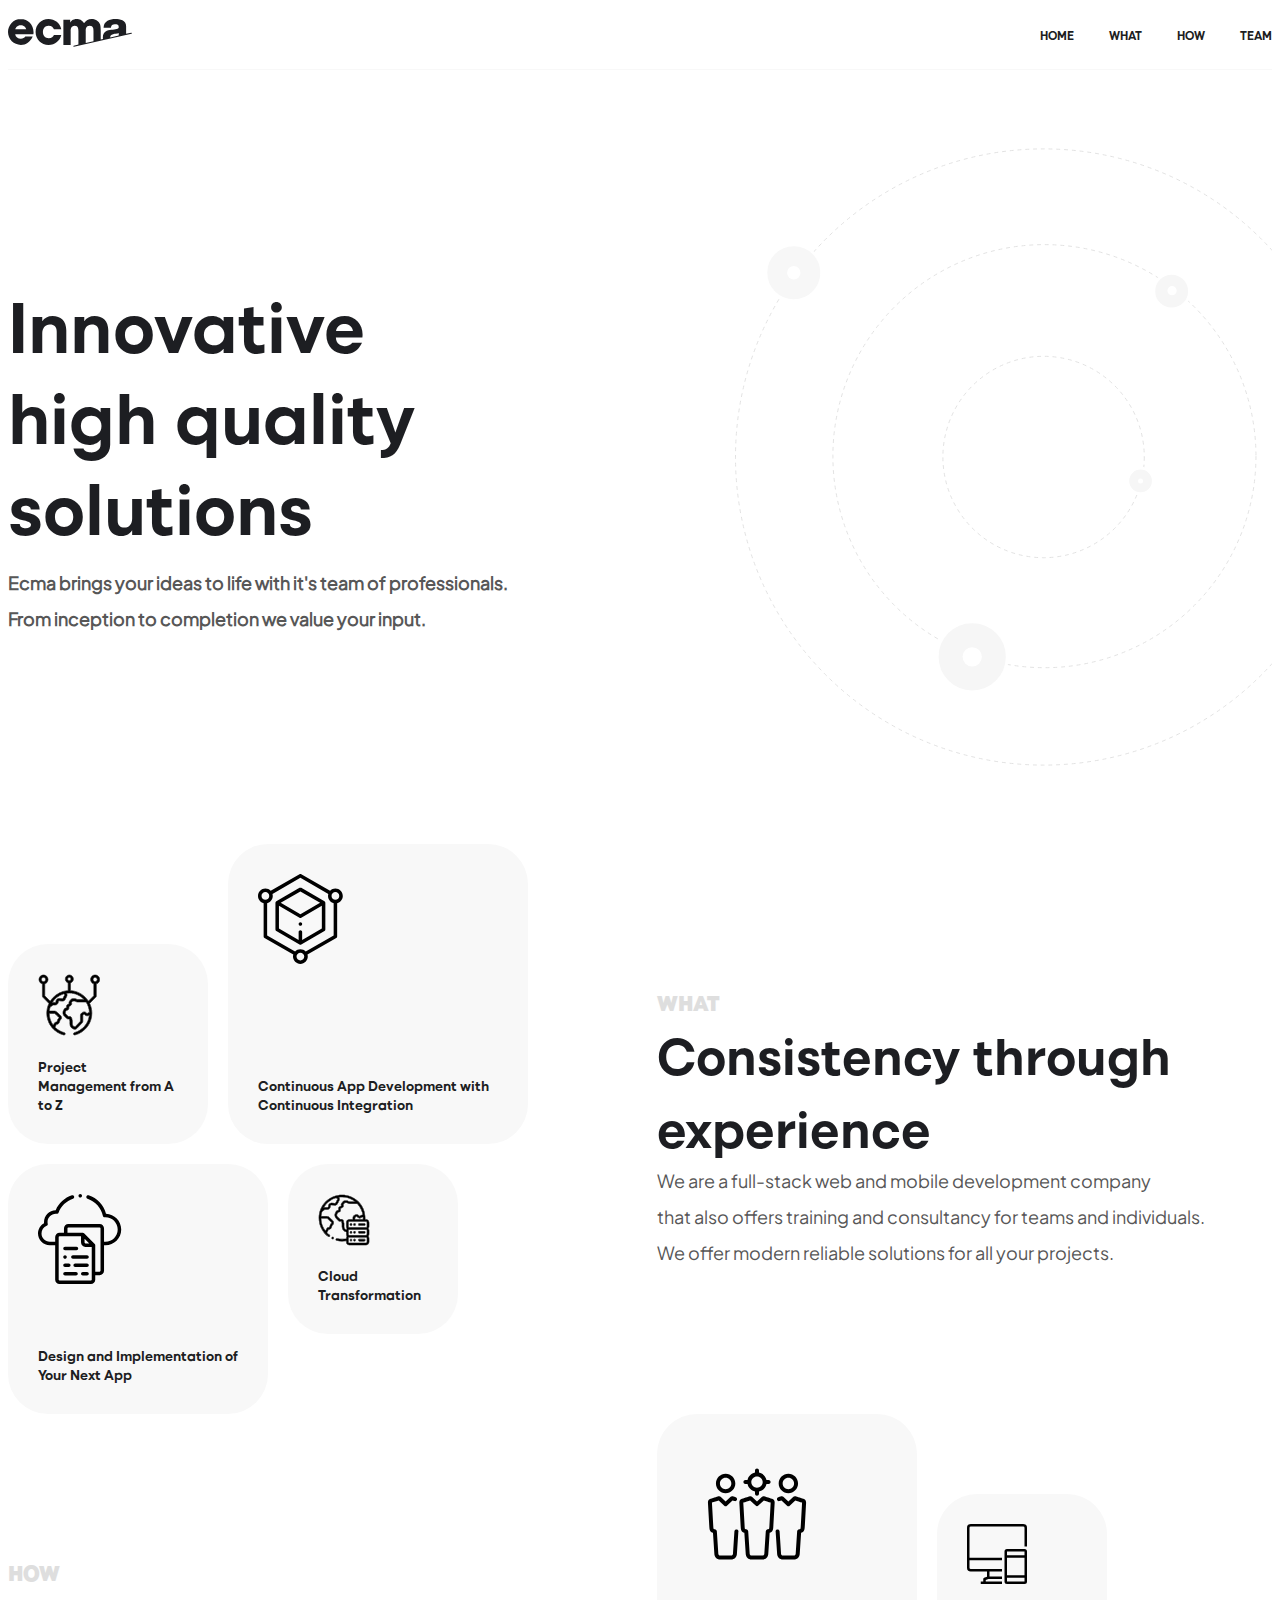
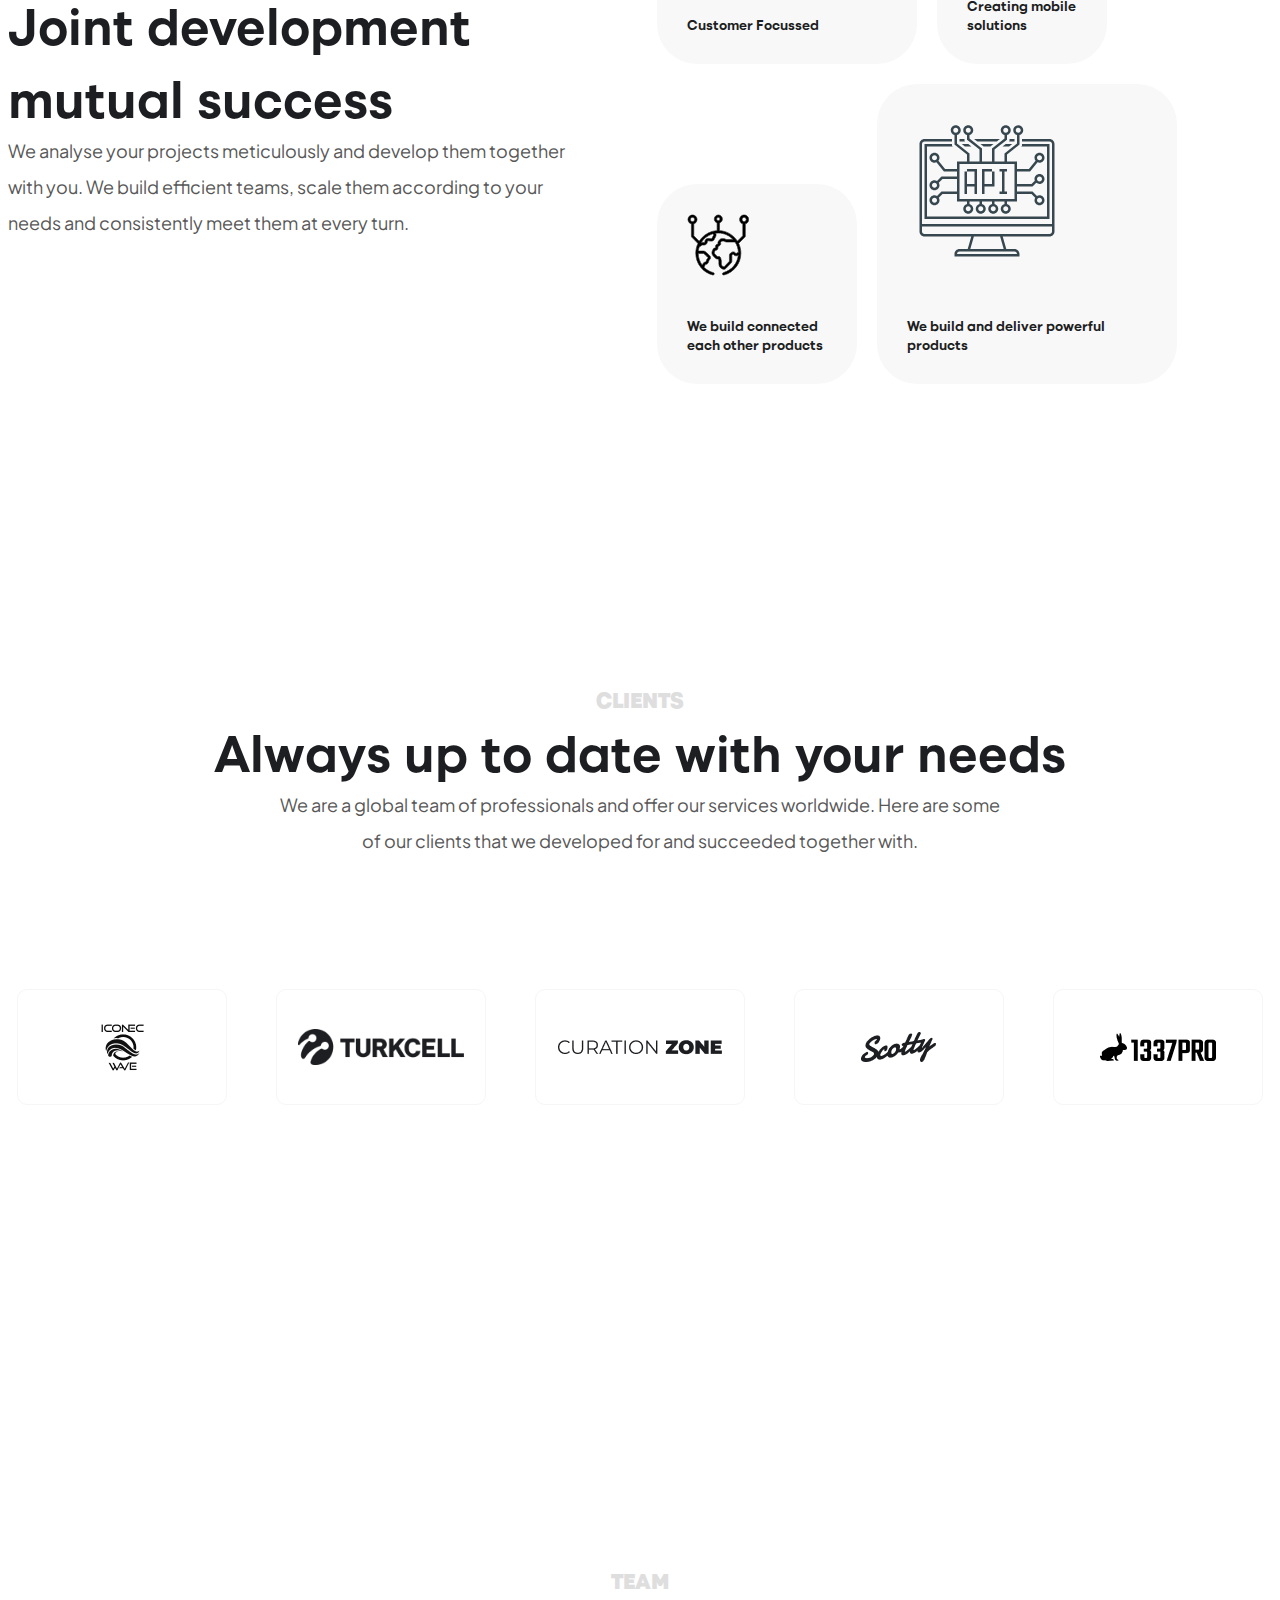
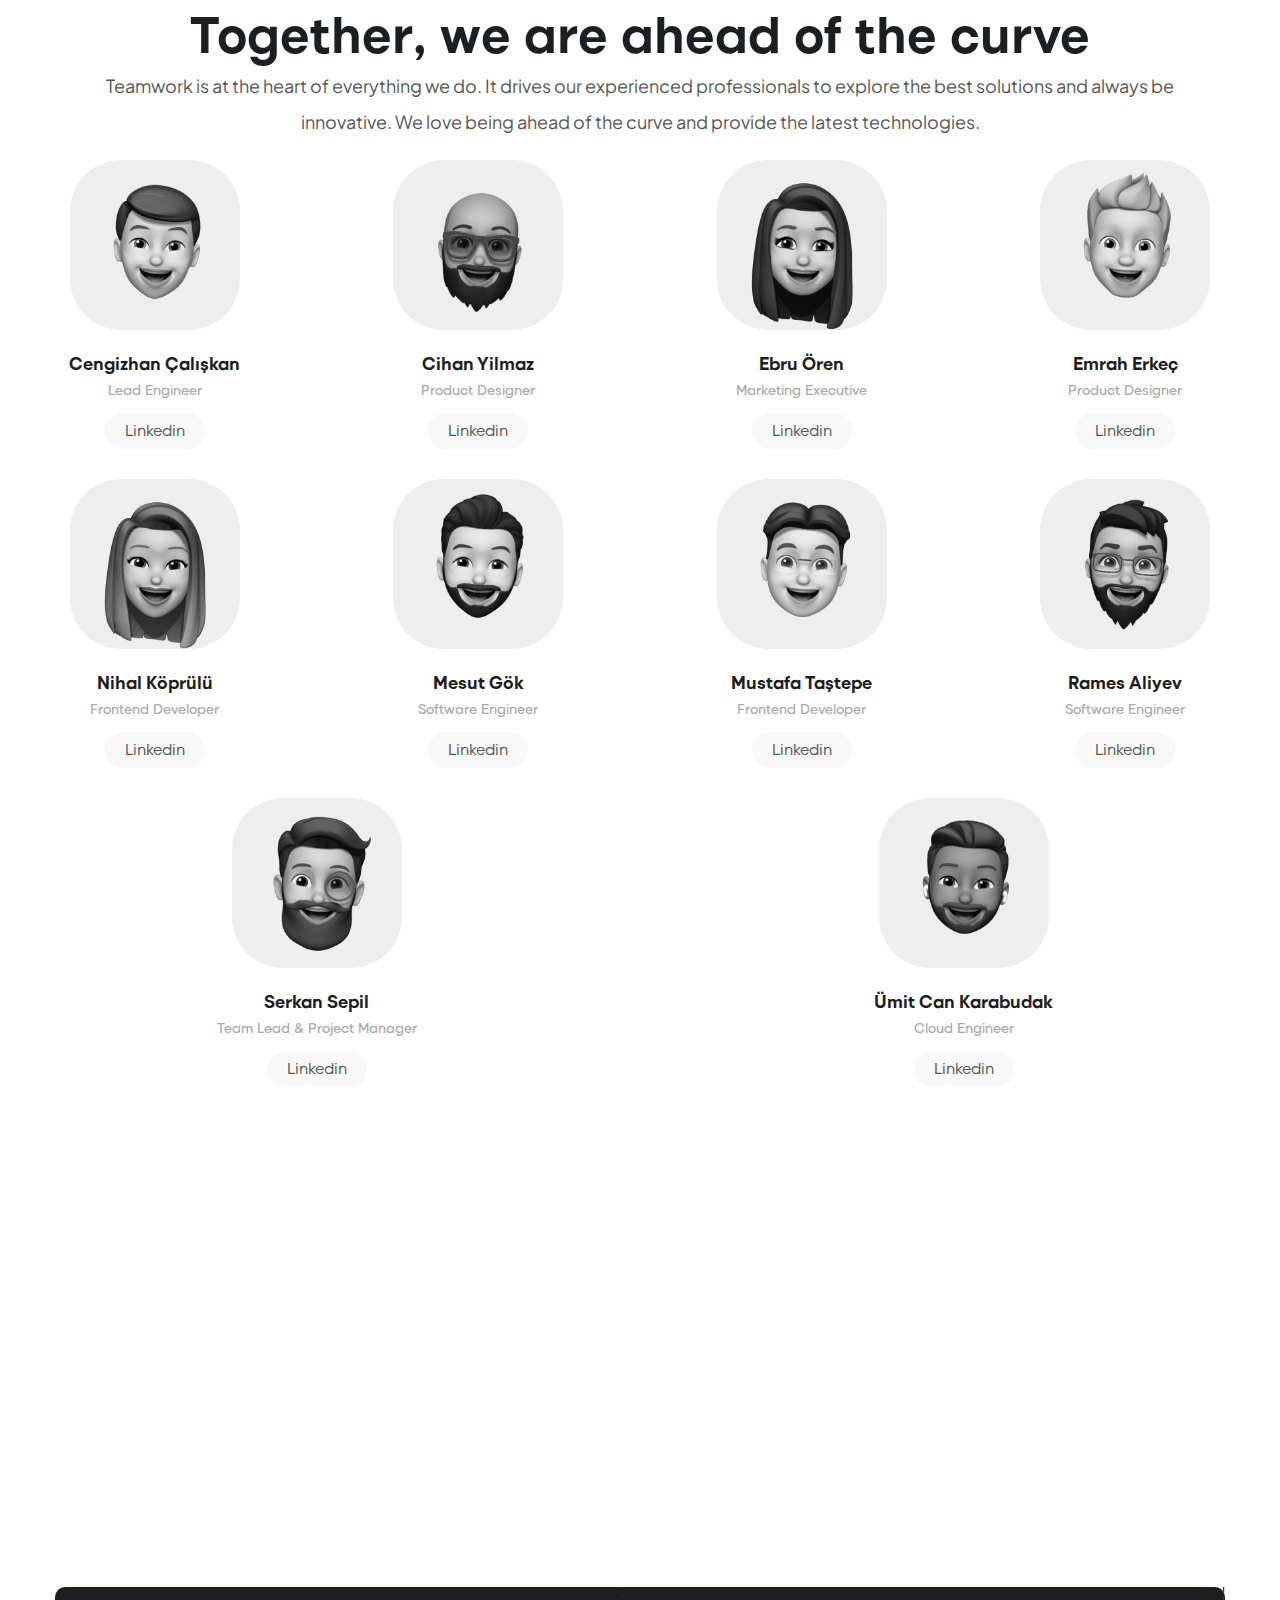
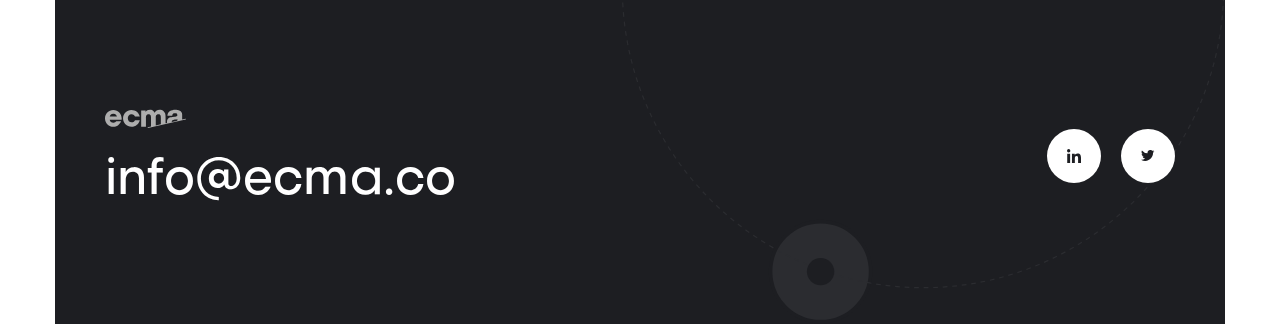
<file: index.html>
<!doctype html><html lang="en"><head><meta charset="utf-8"/><meta name="viewport" content="width=device-width,initial-scale=1"/><meta name="theme-color" content="#000000"/><link rel="apple-touch-icon" sizes="57x57" href="/icon/apple-icon-57x57.png"><link rel="apple-touch-icon" sizes="60x60" href="/icon/apple-icon-60x60.png"><link rel="apple-touch-icon" sizes="72x72" href="/icon/apple-icon-72x72.png"><link rel="apple-touch-icon" sizes="76x76" href="/icon/apple-icon-76x76.png"><link rel="apple-touch-icon" sizes="114x114" href="/icon/apple-icon-114x114.png"><link rel="apple-touch-icon" sizes="120x120" href="/icon/apple-icon-120x120.png"><link rel="apple-touch-icon" sizes="144x144" href="/icon/apple-icon-144x144.png"><link rel="apple-touch-icon" sizes="152x152" href="/icon/apple-icon-152x152.png"><link rel="apple-touch-icon" sizes="180x180" href="/icon/apple-icon-180x180.png"><link rel="icon" type="image/png" sizes="192x192" href="/icon/android-icon-192x192.png"><link rel="icon" type="image/png" sizes="32x32" href="/icon/favicon-32x32.png"><link rel="icon" type="image/png" sizes="96x96" href="/icon/favicon-96x96.png"><link rel="icon" type="image/png" sizes="16x16" href="/icon/favicon-16x16.png"><meta name="msapplication-TileColor" content="#ffffff"><meta name="msapplication-TileImage" content="/icon/ms-icon-144x144.png"><link rel="manifest" href="/manifest.json"/><title>Ecma Co.</title><meta name="description" content="Ecma brings your ideas to life with it's team of professionals. From inception to completion we value your input."/><link href="/static/css/main.d0bc6365.chunk.css" rel="stylesheet"></head><body><noscript>You need to enable JavaScript to run this app.</noscript><div id="root"></div><script>!function(e){function r(r){for(var n,a,i=r[0],c=r[1],l=r[2],s=0,p=[];s<i.length;s++)a=i[s],Object.prototype.hasOwnProperty.call(o,a)&&o[a]&&p.push(o[a][0]),o[a]=0;for(n in c)Object.prototype.hasOwnProperty.call(c,n)&&(e[n]=c[n]);for(f&&f(r);p.length;)p.shift()();return u.push.apply(u,l||[]),t()}function t(){for(var e,r=0;r<u.length;r++){for(var t=u[r],n=!0,i=1;i<t.length;i++){var c=t[i];0!==o[c]&&(n=!1)}n&&(u.splice(r--,1),e=a(a.s=t[0]))}return e}var n={},o={1:0},u=[];function a(r){if(n[r])return n[r].exports;var t=n[r]={i:r,l:!1,exports:{}};return e[r].call(t.exports,t,t.exports,a),t.l=!0,t.exports}a.e=function(e){var r=[],t=o[e];if(0!==t)if(t)r.push(t[2]);else{var n=new Promise((function(r,n){t=o[e]=[r,n]}));r.push(t[2]=n);var u,i=document.createElement("script");i.charset="utf-8",i.timeout=120,a.nc&&i.setAttribute("nonce",a.nc),i.src=function(e){return a.p+"static/js/"+({}[e]||e)+"."+{3:"08ed1ea7"}[e]+".chunk.js"}(e);var c=new Error;u=function(r){i.onerror=i.onload=null,clearTimeout(l);var t=o[e];if(0!==t){if(t){var n=r&&("load"===r.type?"missing":r.type),u=r&&r.target&&r.target.src;c.message="Loading chunk "+e+" failed.\n("+n+": "+u+")",c.name="ChunkLoadError",c.type=n,c.request=u,t[1](c)}o[e]=void 0}};var l=setTimeout((function(){u({type:"timeout",target:i})}),12e4);i.onerror=i.onload=u,document.head.appendChild(i)}return Promise.all(r)},a.m=e,a.c=n,a.d=function(e,r,t){a.o(e,r)||Object.defineProperty(e,r,{enumerable:!0,get:t})},a.r=function(e){"undefined"!=typeof Symbol&&Symbol.toStringTag&&Object.defineProperty(e,Symbol.toStringTag,{value:"Module"}),Object.defineProperty(e,"__esModule",{value:!0})},a.t=function(e,r){if(1&r&&(e=a(e)),8&r)return e;if(4&r&&"object"==typeof e&&e&&e.__esModule)return e;var t=Object.create(null);if(a.r(t),Object.defineProperty(t,"default",{enumerable:!0,value:e}),2&r&&"string"!=typeof e)for(var n in e)a.d(t,n,function(r){return e[r]}.bind(null,n));return t},a.n=function(e){var r=e&&e.__esModule?function(){return e.default}:function(){return e};return a.d(r,"a",r),r},a.o=function(e,r){return Object.prototype.hasOwnProperty.call(e,r)},a.p="/",a.oe=function(e){throw console.error(e),e};var i=this["webpackJsonpecma-web"]=this["webpackJsonpecma-web"]||[],c=i.push.bind(i);i.push=r,i=i.slice();for(var l=0;l<i.length;l++)r(i[l]);var f=c;t()}([])</script><script src="/static/js/2.ed69658a.chunk.js"></script><script src="/static/js/main.a16469df.chunk.js"></script></body></html>
</file>
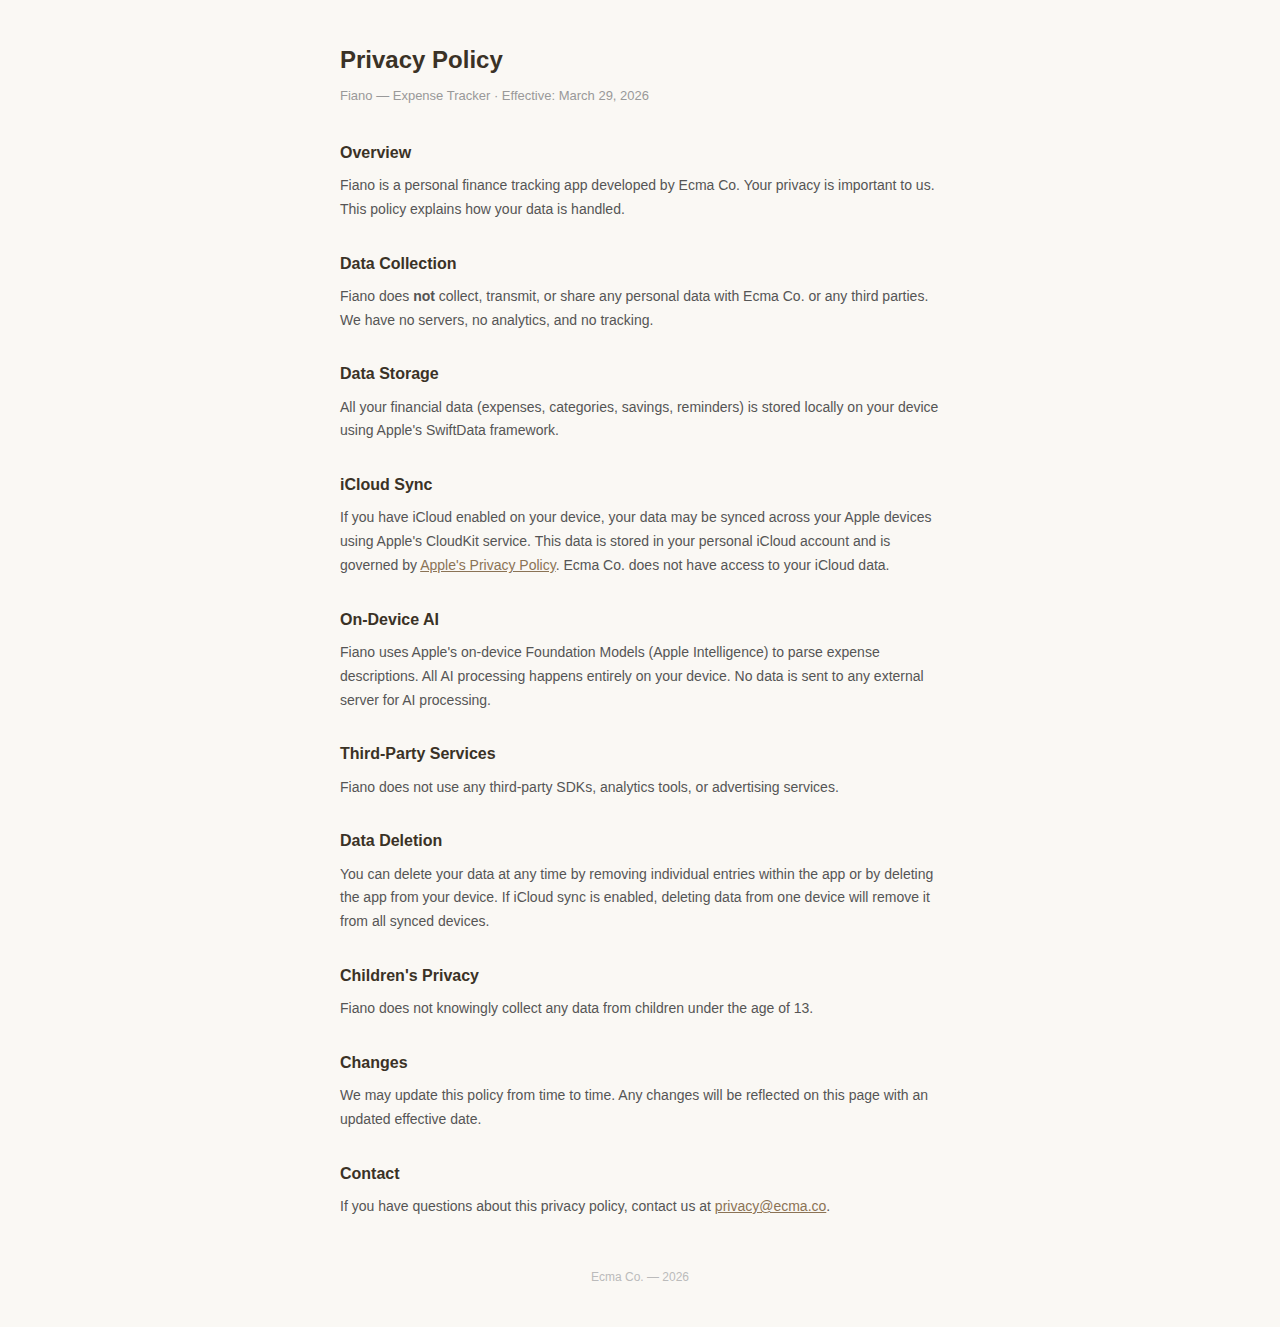
<file: fiano/privacy/index.html>
<!DOCTYPE html>
<html lang="en">
<head>
    <meta charset="utf-8" />
    <meta name="viewport" content="width=device-width, initial-scale=1" />
    <title>Privacy Policy — Fiano</title>
    <style>
        * { margin: 0; padding: 0; box-sizing: border-box; }
        body {
            font-family: -apple-system, BlinkMacSystemFont, "Segoe UI", Roboto, sans-serif;
            background: #faf8f4;
            color: #3a3226;
            line-height: 1.7;
            padding: 40px 20px;
            max-width: 640px;
            margin: 0 auto;
        }
        h1 { font-size: 24px; font-weight: 700; margin-bottom: 4px; }
        .subtitle { font-size: 13px; color: #999; margin-bottom: 32px; }
        h2 { font-size: 16px; font-weight: 600; margin-top: 28px; margin-bottom: 8px; }
        p { font-size: 14px; margin-bottom: 12px; color: #555; }
        a { color: #8b7355; }
        .footer { margin-top: 48px; font-size: 12px; color: #bbb; text-align: center; }
    </style>
</head>
<body>
    <h1>Privacy Policy</h1>
    <p class="subtitle">Fiano — Expense Tracker &middot; Effective: March 29, 2026</p>

    <h2>Overview</h2>
    <p>Fiano is a personal finance tracking app developed by Ecma Co. Your privacy is important to us. This policy explains how your data is handled.</p>

    <h2>Data Collection</h2>
    <p>Fiano does <strong>not</strong> collect, transmit, or share any personal data with Ecma Co. or any third parties. We have no servers, no analytics, and no tracking.</p>

    <h2>Data Storage</h2>
    <p>All your financial data (expenses, categories, savings, reminders) is stored locally on your device using Apple's SwiftData framework.</p>

    <h2>iCloud Sync</h2>
    <p>If you have iCloud enabled on your device, your data may be synced across your Apple devices using Apple's CloudKit service. This data is stored in your personal iCloud account and is governed by <a href="https://www.apple.com/privacy/" target="_blank">Apple's Privacy Policy</a>. Ecma Co. does not have access to your iCloud data.</p>

    <h2>On-Device AI</h2>
    <p>Fiano uses Apple's on-device Foundation Models (Apple Intelligence) to parse expense descriptions. All AI processing happens entirely on your device. No data is sent to any external server for AI processing.</p>

    <h2>Third-Party Services</h2>
    <p>Fiano does not use any third-party SDKs, analytics tools, or advertising services.</p>

    <h2>Data Deletion</h2>
    <p>You can delete your data at any time by removing individual entries within the app or by deleting the app from your device. If iCloud sync is enabled, deleting data from one device will remove it from all synced devices.</p>

    <h2>Children's Privacy</h2>
    <p>Fiano does not knowingly collect any data from children under the age of 13.</p>

    <h2>Changes</h2>
    <p>We may update this policy from time to time. Any changes will be reflected on this page with an updated effective date.</p>

    <h2>Contact</h2>
    <p>If you have questions about this privacy policy, contact us at <a href="mailto:privacy@ecma.co">privacy@ecma.co</a>.</p>

    <div class="footer">Ecma Co. &mdash; 2026</div>
</body>
</html>
</file>
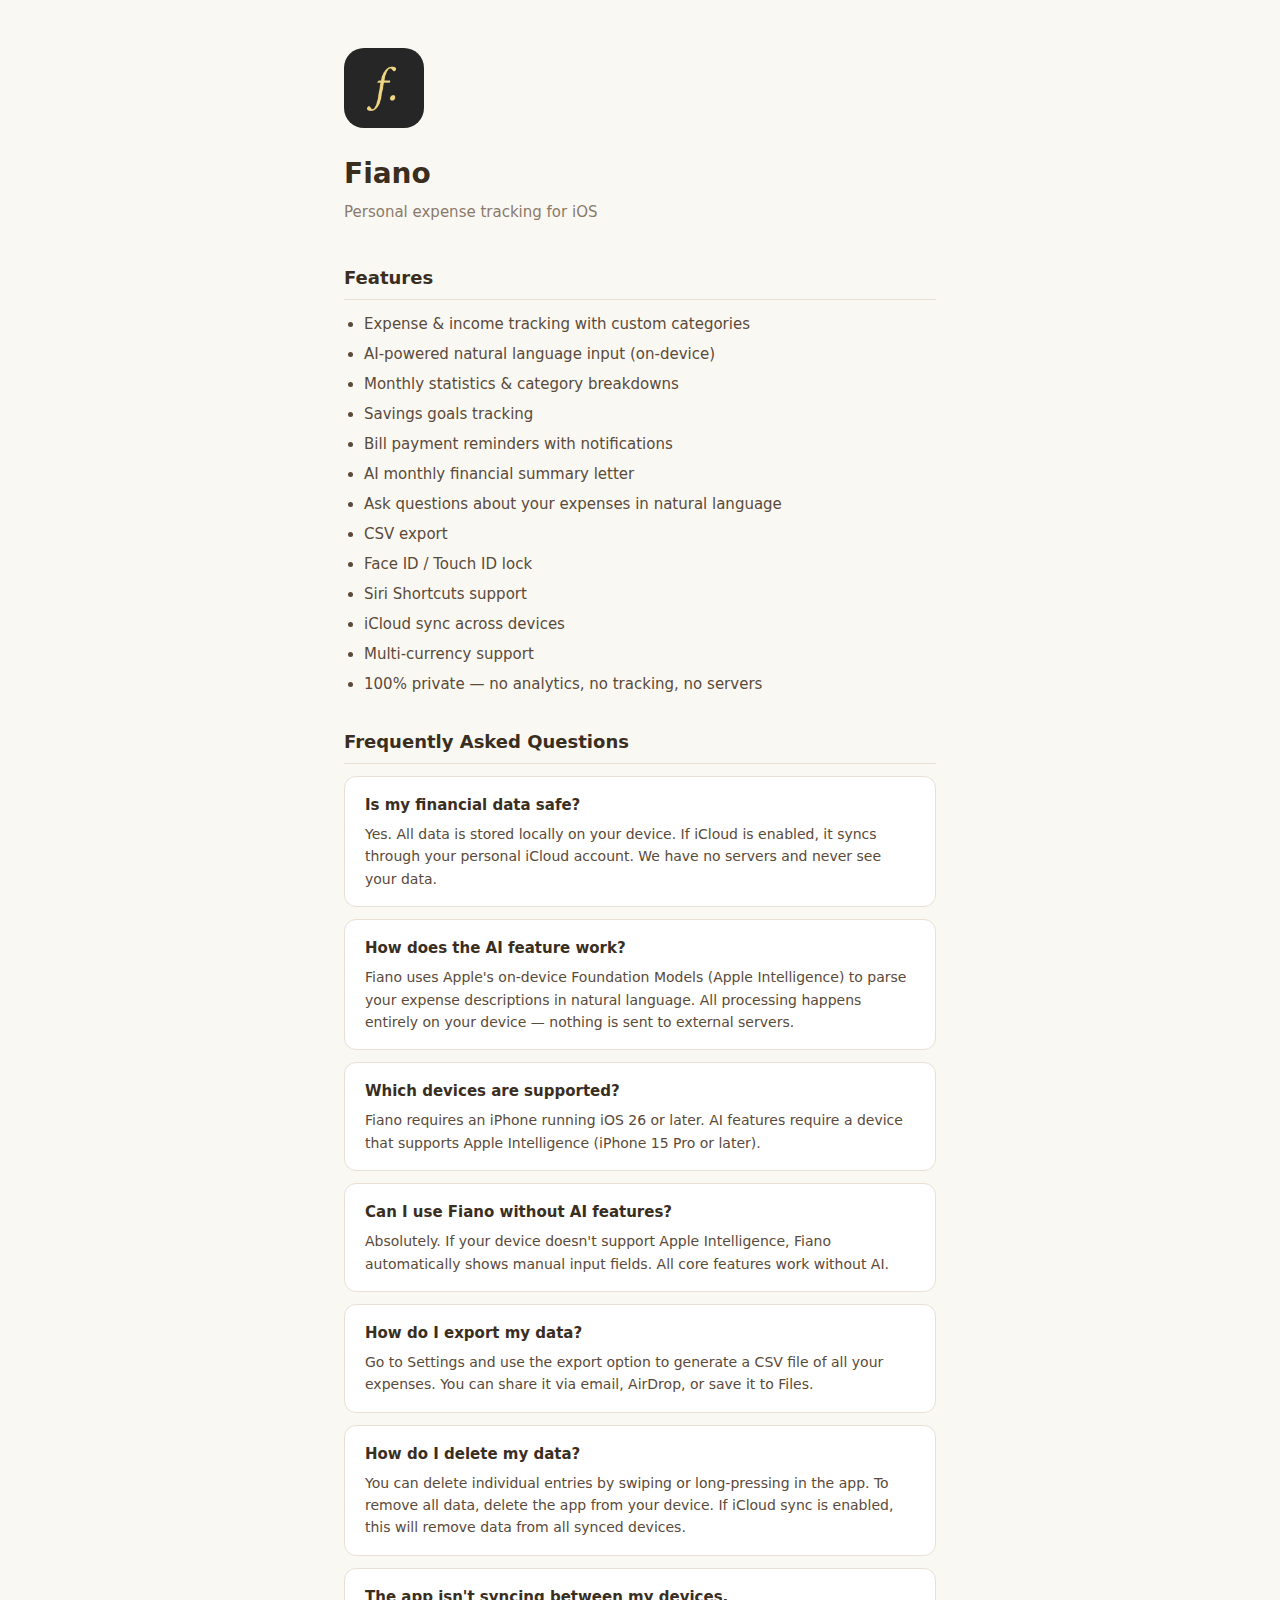
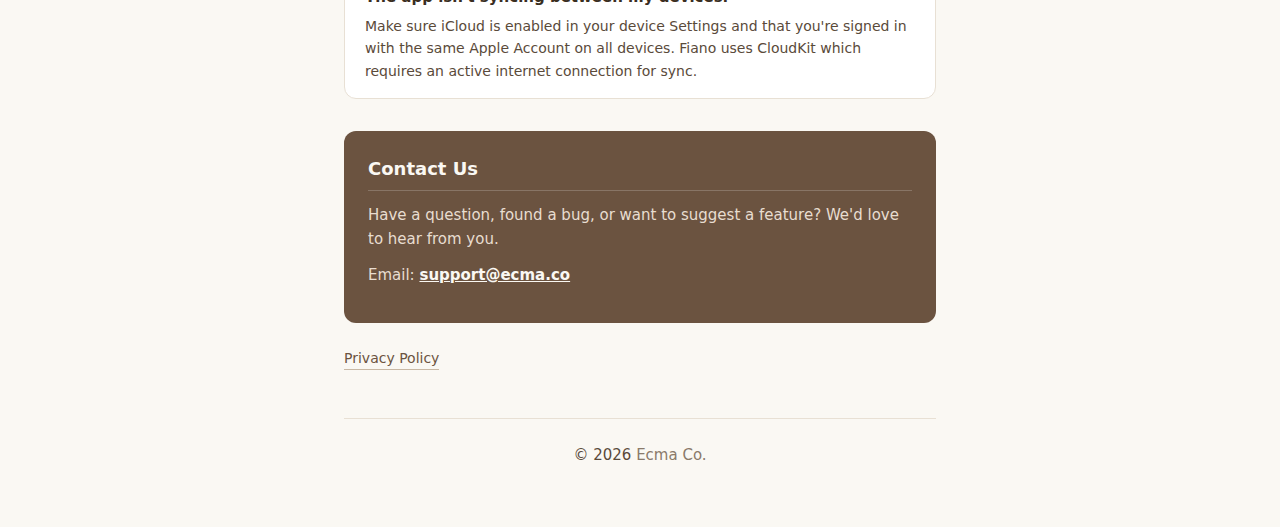
<file: fiano/support/index.html>
<!DOCTYPE html>
<html lang="en">
<head>
    <meta charset="UTF-8">
    <meta name="viewport" content="width=device-width, initial-scale=1.0">
    <title>Fiano — Support</title>
    <style>
        * { margin: 0; padding: 0; box-sizing: border-box; }

        body {
            font-family: -apple-system, BlinkMacSystemFont, 'Segoe UI', system-ui, sans-serif;
            background: #faf8f3;
            color: #3a2e1f;
            line-height: 1.6;
            min-height: 100vh;
        }

        .container {
            max-width: 640px;
            margin: 0 auto;
            padding: 48px 24px;
        }

        .logo {
            width: 80px;
            height: 80px;
            border-radius: 20px;
            margin-bottom: 16px;
        }

        h1 {
            font-size: 28px;
            font-weight: 700;
            margin-bottom: 4px;
        }

        .subtitle {
            color: #8a7a6a;
            font-size: 15px;
            margin-bottom: 40px;
        }

        h2 {
            font-size: 18px;
            font-weight: 600;
            margin-top: 32px;
            margin-bottom: 12px;
            padding-bottom: 6px;
            border-bottom: 1px solid #e8e0d4;
        }

        p, li {
            font-size: 15px;
            color: #5a4a3a;
            margin-bottom: 12px;
        }

        ul {
            padding-left: 20px;
            margin-bottom: 16px;
        }

        li {
            margin-bottom: 6px;
        }

        .faq-item {
            background: #fff;
            border: 1px solid #e8e0d4;
            border-radius: 12px;
            padding: 16px 20px;
            margin-bottom: 12px;
        }

        .faq-item strong {
            display: block;
            font-size: 15px;
            margin-bottom: 6px;
            color: #3a2e1f;
        }

        .faq-item p {
            margin-bottom: 0;
            font-size: 14px;
        }

        .contact-box {
            background: #6b5340;
            color: #faf8f3;
            border-radius: 12px;
            padding: 24px;
            margin-top: 32px;
        }

        .contact-box h2 {
            color: #faf8f3;
            border-bottom-color: rgba(255,255,255,0.2);
            margin-top: 0;
        }

        .contact-box p {
            color: #e8ddd0;
        }

        .contact-box a {
            color: #faf8f3;
            font-weight: 600;
        }

        .links {
            display: flex;
            gap: 16px;
            margin-top: 12px;
        }

        .links a {
            color: #6b5340;
            font-size: 14px;
            text-decoration: none;
            border-bottom: 1px solid #c8b8a4;
        }

        .links a:hover {
            border-bottom-color: #6b5340;
        }

        footer {
            text-align: center;
            margin-top: 48px;
            padding-top: 24px;
            border-top: 1px solid #e8e0d4;
            color: #b0a090;
            font-size: 13px;
        }

        footer a {
            color: #8a7a6a;
            text-decoration: none;
        }
    </style>
</head>
<body>
    <div class="container">
        <img src="AppIcon.png" alt="Fiano" class="logo">
        <h1>Fiano</h1>
        <p class="subtitle">Personal expense tracking for iOS</p>

        <h2>Features</h2>
        <ul>
            <li>Expense &amp; income tracking with custom categories</li>
            <li>AI-powered natural language input (on-device)</li>
            <li>Monthly statistics &amp; category breakdowns</li>
            <li>Savings goals tracking</li>
            <li>Bill payment reminders with notifications</li>
            <li>AI monthly financial summary letter</li>
            <li>Ask questions about your expenses in natural language</li>
            <li>CSV export</li>
            <li>Face ID / Touch ID lock</li>
            <li>Siri Shortcuts support</li>
            <li>iCloud sync across devices</li>
            <li>Multi-currency support</li>
            <li>100% private — no analytics, no tracking, no servers</li>
        </ul>

        <h2>Frequently Asked Questions</h2>

        <div class="faq-item">
            <strong>Is my financial data safe?</strong>
            <p>Yes. All data is stored locally on your device. If iCloud is enabled, it syncs through your personal iCloud account. We have no servers and never see your data.</p>
        </div>

        <div class="faq-item">
            <strong>How does the AI feature work?</strong>
            <p>Fiano uses Apple's on-device Foundation Models (Apple Intelligence) to parse your expense descriptions in natural language. All processing happens entirely on your device — nothing is sent to external servers.</p>
        </div>

        <div class="faq-item">
            <strong>Which devices are supported?</strong>
            <p>Fiano requires an iPhone running iOS 26 or later. AI features require a device that supports Apple Intelligence (iPhone 15 Pro or later).</p>
        </div>

        <div class="faq-item">
            <strong>Can I use Fiano without AI features?</strong>
            <p>Absolutely. If your device doesn't support Apple Intelligence, Fiano automatically shows manual input fields. All core features work without AI.</p>
        </div>

        <div class="faq-item">
            <strong>How do I export my data?</strong>
            <p>Go to Settings and use the export option to generate a CSV file of all your expenses. You can share it via email, AirDrop, or save it to Files.</p>
        </div>

        <div class="faq-item">
            <strong>How do I delete my data?</strong>
            <p>You can delete individual entries by swiping or long-pressing in the app. To remove all data, delete the app from your device. If iCloud sync is enabled, this will remove data from all synced devices.</p>
        </div>

        <div class="faq-item">
            <strong>The app isn't syncing between my devices.</strong>
            <p>Make sure iCloud is enabled in your device Settings and that you're signed in with the same Apple Account on all devices. Fiano uses CloudKit which requires an active internet connection for sync.</p>
        </div>

        <div class="contact-box">
            <h2>Contact Us</h2>
            <p>Have a question, found a bug, or want to suggest a feature? We'd love to hear from you.</p>
            <p style="margin-top: 12px;">
                Email: <a href="mailto:support@ecma.co">support@ecma.co</a>
            </p>
        </div>

        <div class="links" style="margin-top: 24px;">
            <a href="https://ecma.co/fiano/privacy">Privacy Policy</a>
        </div>

        <footer>
            <p>&copy; 2026 <a href="https://ecma.co">Ecma Co.</a></p>
        </footer>
    </div>
</body>
</html>
</file>
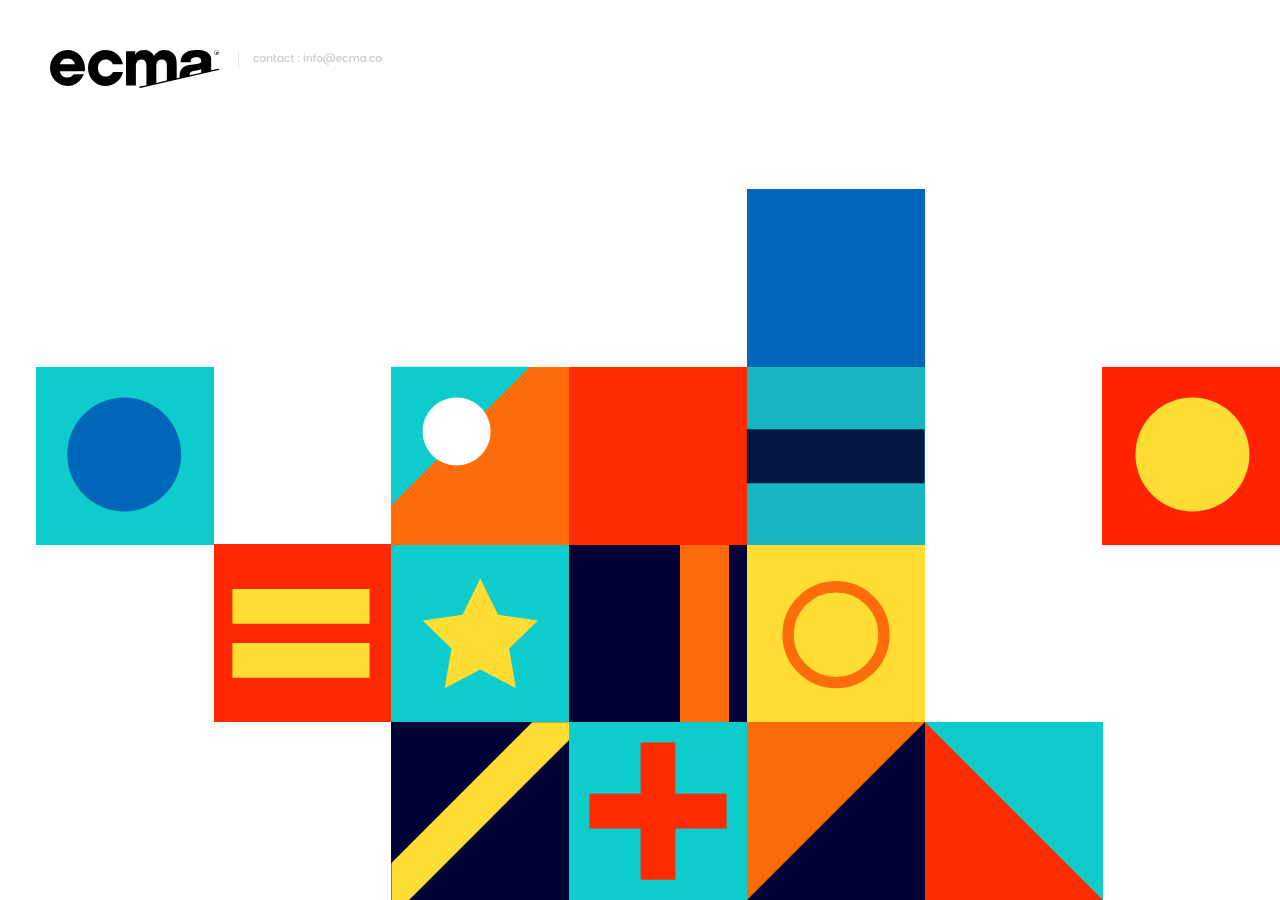
<file: -index.html>
<!DOCTYPE html>
<html>
  <head>
    <meta name="viewport" content="width=device-width, user-scalable=no, initial-scale=1, maximum-scale=1">
    <style>
      * {
        border: 0;
        margin: 0;
        padding: 0;
      }

      html, body {
        width: 100%;
        height: 100%;
      }

      .header {
        position: fixed;
        top: 50px;
        left: 50px;
        width: 325px;
      }

      .logo {
        position: absolute;
        top: 0px;
        left: 0px;
        width: 169px;
        height: 38px;
        background: url('assets/logo.svg');
      }

      .email {
        position: absolute;
        top: -6px;
        left: 184px;
        width: 156px;
        height: 29px;
        background: url('assets/email.png');   
      }

      .color-cubes {
        position: fixed;
        bottom: 0;
        right: 0;
        width: 1244px;
        height: 711px;
        background: url('assets/color-cubes.svg');
      }

      @media only screen and (max-device-width: 480px) {
        .header {
          position: relative;
          left: auto;
          margin: 0 auto;
        }

        .color-cubes {
          top: 30px;
          right: -540px;
        }
      }
    </style>
  </head>
  <body>
    <div class="wrapper">
      <div class="header">
        <div class="logo"></div>
        <div class="email"></div>  
      </div>
      <div class="color-cubes"></div>
    </div>
  </body>
</html>
</file>
<file: static/css/main.d0bc6365.chunk.css>
.section-container{font-style:normal}.section-title{font-weight:700;font-size:3.25rem;line-height:4.5625rem;color:var(--main-black)}@media(max-width:600px){.section-title{font-size:2rem;line-height:3.3125rem;text-align:center}}.section-text{font-weight:400;font-size:1.125rem;line-height:2.25rem;color:var(--gray-one)}@media(max-width:600px){.section-text{font-size:.875rem;line-height:2rem;text-align:center}}.hero-section{display:flex;align-items:center;justify-content:space-between;grid-gap:1rem;gap:1rem;margin:4.375rem 0}.hero-section .section-title{font-size:4.5rem;line-height:5.6875rem;margin-bottom:.875rem}@media(max-width:600px){.hero-section .section-title{line-height:4.4375rem}}.hero-section .section-text{font-weight:700}@media(max-width:600px){.hero-section{flex-direction:column}.hero-section .section-title{font-size:3rem}.hero-section svg{width:100%;height:auto}}.how-section,.what-section{display:grid;grid-template-columns:1fr 1fr;align-items:center;justify-content:space-between;grid-gap:2.125rem;gap:2.125rem}@media(max-width:600px){.how-section,.what-section{grid-template-columns:none}}@media(max-width:600px){.what-section{margin-bottom:2.125rem}}.how-section-skills,.what-section-skills{display:flex;flex-wrap:wrap;grid-gap:1.25rem;gap:1.25rem}@media(max-width:600px){.how-section-skills,.what-section-skills{zoom:65%;justify-content:center}}.how-section-skills{flex-wrap:wrap-reverse;order:2}.clients-section{text-align:center;margin:18.75rem 0 8.125rem}@media(max-width:600px){.clients-section{margin:3.375rem 0 3.125rem}}.title{font-size:1.375rem;line-height:1.875rem;font-weight:900;color:var(--gray-four);text-transform:uppercase}@media(max-width:600px){.title{display:flex;justify-content:center}}.partners{display:flex;flex-wrap:wrap;align-items:center;justify-content:space-around;grid-gap:1.875rem;gap:1.875rem}@media(max-width:600px){.partners{justify-content:center}}.partner-box{background-color:var(--main-white);border:.0625rem solid var(--white-two);border-radius:.625rem;display:flex;align-items:center;justify-content:center;width:13.125rem;height:7.25rem;overflow:hidden}.partner-box img{max-width:80%}@media(max-width:600px){.partner-box{zoom:70%}}.button{padding:1rem 3.125rem;height:3.9375rem;width:-webkit-max-content;width:max-content;background-color:var(--main-black);border-radius:.375rem;color:var(--main-white);font-size:1.375rem;font-weight:700;display:flex;align-items:center;justify-content:center;cursor:pointer}.button:hover{color:var(--main-black);background-color:var(--main-white);border:.1875rem solid var(--main-black);transition:color .4s}.team-section{display:grid;text-align:center;justify-items:center;margin:18.75rem 0 26.875rem;padding-top:10rem}@media(max-width:600px){.team-section{margin:3.375rem 0 3.125rem}}.team-members{display:flex;flex-wrap:wrap;align-items:center;justify-content:center;text-align:center;grid-gap:1.875rem;gap:1.875rem;margin:1.25rem 0 4.375rem}@media(max-width:600px){.team-members{display:grid;grid-template-columns:repeat(2,1fr);zoom:80%}}.member-box{display:flex;flex-direction:column;flex:1 1 260px;align-items:center}.member-image{width:10.625rem;height:10.625rem;border-radius:3.1875rem;margin-bottom:1.25rem;background-color:#eee}.member-image img{width:100%;height:100%;filter:grayscale(1);border-radius:50px}.member-details{display:flex;flex-direction:column;align-items:center;grid-gap:.3125rem;gap:.3125rem}.member-details .member-name{font-size:1.125rem;font-weight:700}.member-details .member-job{font-size:.875rem;font-weight:500;color:var(--gray-two)}.member-social{background-color:var(--gray-five);border-radius:6.25rem;padding:0 1.25rem;width:auto;height:2.25rem;display:flex;justify-content:center;align-items:center;margin-top:.5625rem}.member-social a{color:var(--gray-one);padding-bottom:.25rem}.member-social:hover{opacity:.8;transition:opacity .3s}.header{display:flex;align-items:center;justify-content:space-between;background-color:var(--main-white);height:4.375rem;border-bottom:.0625rem solid var(--gray-five);position:-webkit-sticky;position:sticky;top:0;z-index:5000}@media(max-width:600px){.header{justify-content:center}}@keyframes example{0%{transform:rotate(0)}to{transform:rotate(1turn)}}.navigation{display:contents}@media(max-width:600px){.navigation{display:none}}.navigation nav{display:flex;align-items:center;grid-gap:2.1875rem;gap:2.1875rem;overflow:auto;scroll-behavior:smooth;-webkit-overflow-scrolling:touch}@media(max-width:600px){.navigation nav{grid-gap:.5rem;gap:.5rem;width:150px}}.navigation nav a{text-decoration:none;font-size:.75rem;font-weight:700;font-style:normal;color:var(--main-black);text-transform:uppercase;position:relative}.navigation nav a.active:before{content:"";position:absolute;width:.375rem;height:.375rem;background-color:var(--main-black);border-radius:6.25rem;bottom:-.5rem;left:40%}.navigation nav a:hover{opacity:.8;transition:.4s}.footer{background-color:var(--main-black);max-width:73.125rem;height:21.0625rem;border-top-left-radius:.625rem;border-top-right-radius:.625rem;margin:0 auto;display:flex}@media(max-width:600px){.footer{width:100%}}.footer-content{display:grid;grid-template-columns:1fr 1fr;align-items:center;padding:0 3.125rem;background:url(/static/media/footer-bg.750ab443.svg) no-repeat 100%;background-size:contain;width:100%}.footer-content .left-side svg{width:5.0625rem;fill:var(--gray-three)}.footer-content .left-side h4{color:var(--main-white);font-size:3.25rem;font-weight:500}.footer-content .left-side span{font-size:.875rem;line-height:1.375rem;color:var(--gray-one)}@media(max-width:600px){.footer-content .left-side h4{font-size:2rem}}.footer-content .right-side{justify-self:flex-end}@media(max-width:600px){.footer-content{grid-template-columns:none}}.social-media{grid-gap:1.25rem;gap:1.25rem}.social-media,.social-media a{display:flex;align-items:center}.social-media a{background-color:var(--main-white);border-radius:6.25rem;width:3.375rem;height:3.375rem;padding:1.25rem;justify-content:center}.social-media a:hover{opacity:.8;transition:opacity .5s}.contact{padding-top:3.125rem}@media(max-width:600px){.contact{padding-bottom:1.875rem}}.form-container{background-color:var(--main-black);width:31.25rem;min-height:37.5rem;margin:0 auto;text-align:center;padding:2.5rem 3.4375rem;height:100%;border-radius:.625rem}.form-container .title{font-size:3rem;letter-spacing:.25rem}@media(max-width:600px){.form-container{width:100%}.form-container .title{font-size:2rem}}.form{display:grid;align-items:center;padding-top:2.8125rem;grid-gap:1.875rem;gap:1.875rem;width:100%}.form .input{display:block;width:100%;background:transparent;font-size:18px;color:var(--main-white);line-height:1.2;border:none}.form .input:focus{border:none;outline:none}.form .input:hover{opacity:.8}.form input{padding:0 .3125rem;height:2.8125rem}.form textarea{min-height:7.1875rem;padding:.9375rem .3125rem}.form .input-container{border-bottom:.125rem solid var(--gray-two);position:relative}.form .contact-button{display:flex;justify-content:center;padding-top:2.5rem}.form .contact-button button{color:var(--main-black);background-color:var(--main-white)}.form .contact-button button:hover{border-color:var(--main-white);background-color:var(--main-black);color:var(--main-white)}.border{width:100%;height:100%;top:0;pointer-events:none}.border,.border:before{position:absolute;display:block;left:0}.border:before{content:"";bottom:-.125rem;width:0;height:.125rem;transition:all .4s;background:var(--main-white)}.input:focus+.border:before{width:100%}.plugbunny{padding-bottom:50px}.plugbunny .logo{width:90px;border-radius:20px;margin-right:10px}.plugbunny p{line-height:24px}.plugbunny a{color:#333;text-decoration:underline;font-weight:700}.plugbunny strong{color:#05bfdb;padding:10px 0;display:inline-block}.plugbunny .app-information{display:flex;align-items:center}.plugbunny .app-support{border-top:5px dashed #333;margin-top:40px;padding-top:40px;align-items:center}.plugbunny .app-support h1{font-size:54px}@font-face{font-family:"Izmir";src:url(/static/media/Izmir-Thin-100.de987a89.otf) format("truetype");font-weight:100;font-style:normal;font-display:swap}@font-face{font-family:"Izmir";src:url(/static/media/Izmir-Extralight-200.0a16296f.otf) format("truetype");font-weight:200;font-style:normal;font-display:swap}@font-face{font-family:"Izmir";src:url(/static/media/Izmir-Light-300.6c35836b.otf) format("truetype");font-weight:300;font-style:normal;font-display:swap}@font-face{font-family:"Izmir";src:url(/static/media/Izmir-Regular-400.3a027807.otf) format("truetype");font-weight:400;font-style:normal;font-display:swap}@font-face{font-family:"Izmir";src:url(/static/media/Izmir-Medium-500.82903381.otf) format("truetype");font-weight:500;font-style:normal;font-display:swap}@font-face{font-family:"Izmir";src:url(/static/media/Izmir-Semibold-600.925f6151.otf) format("truetype");font-weight:600;font-style:normal;font-display:swap}@font-face{font-family:"Izmir";src:url(/static/media/Izmir-Bold-700.4447ee0e.otf) format("truetype");font-weight:700;font-style:normal;font-display:swap}@font-face{font-family:"Izmir";src:url(/static/media/Izmir-Extrabold-800.57a5355a.otf) format("truetype");font-weight:800;font-style:normal;font-display:swap}@font-face{font-family:"Izmir";src:url(/static/media/Izmir-Black-900.cc9b388d.otf) format("truetype");font-weight:900;font-style:normal;font-display:swap}@font-face{font-family:"Plus Jakarta Sans";font-style:normal;font-display:swap;font-weight:400;src:url(/static/media/plus-jakarta-sans-cyrillic-ext-400-normal.a6dba74d.woff2) format("woff2"),url(/static/media/plus-jakarta-sans-all-400-normal.af89d4de.woff) format("woff");unicode-range:U+0460-052f,U+1c80-1c88,U+20b4,U+2de0-2dff,U+a640-a69f,U+fe2e-fe2f}@font-face{font-family:"Plus Jakarta Sans";font-style:normal;font-display:swap;font-weight:400;src:url(/static/media/plus-jakarta-sans-vietnamese-400-normal.86277488.woff2) format("woff2"),url(/static/media/plus-jakarta-sans-all-400-normal.af89d4de.woff) format("woff");unicode-range:U+0102-0103,U+0110-0111,U+0128-0129,U+0168-0169,U+01a0-01a1,U+01af-01b0,U+1ea0-1ef9,U+20ab}@font-face{font-family:"Plus Jakarta Sans";font-style:normal;font-display:swap;font-weight:400;src:url(/static/media/plus-jakarta-sans-latin-ext-400-normal.45fae27d.woff2) format("woff2"),url(/static/media/plus-jakarta-sans-all-400-normal.af89d4de.woff) format("woff");unicode-range:U+0100-024f,U+0259,U+1e??,U+2020,U+20a0-20ab,U+20ad-20cf,U+2113,U+2c60-2c7f,U+a720-a7ff}@font-face{font-family:"Plus Jakarta Sans";font-style:normal;font-display:swap;font-weight:400;src:url(/static/media/plus-jakarta-sans-latin-400-normal.fa0f0788.woff2) format("woff2"),url(/static/media/plus-jakarta-sans-all-400-normal.af89d4de.woff) format("woff");unicode-range:U+00??,U+0131,U+0152-0153,U+02bb-02bc,U+02c6,U+02da,U+02dc,U+2000-206f,U+2074,U+20ac,U+2122,U+2191,U+2193,U+2212,U+2215,U+feff,U+fffd}body,button,input,textarea{font-family:"Izmir",sans-serif;color:#1d1e22;color:var(--main-black)}p{font-family:"Plus Jakarta Sans";font-style:normal;font-weight:400;color:#575757;color:var(--gray-one)}:root{--main-black:#1d1e22;--main-white:#fff;--white-two:#f6f6f6;--gray-one:#575757;--gray-two:#a9a9a9;--gray-three:#adadad;--gray-four:#dedede;--gray-five:#f8f8f8}*{margin:0;padding:0}*,:after,:before{box-sizing:inherit}html{box-sizing:border-box;text-rendering:optimizeLegibility}body{overflow-x:hidden;-webkit-font-smoothing:antialiased;-moz-osx-font-smoothing:grayscale}a{text-decoration:none}img{vertical-align:middle}blockquote,dd,dl,fieldset,figure,form,h1,h2,h3,h4,h5,h6,menu,ol,p,pre,ul{margin:0}button,fieldset,iframe{border:0}button,fieldset,menu,ol,ul{padding:0}ol,ul{list-style:none}textarea{resize:vertical}table{width:100%;border-collapse:collapse;border-spacing:0}td{padding:0}body.dark .box-container,body.dark .partner-box{background-color:#1d1e22;background-color:var(--main-black)}body.dark .box-container span,body.dark .partner-box span{color:#fff;color:var(--main-white)}body.dark .box-container svg,body.dark .partner-box svg{fill:#fff;fill:var(--main-white)}body.dark .member-social{background-color:#1d1e22;background-color:var(--main-black)}body.dark .member-social a{color:#fff;color:var(--main-white)}body.dark .social-media a{background-color:#1d1e22;background-color:var(--main-black)}body.dark .social-media a svg{fill:#fff;fill:var(--main-white)}body.dark .button{background-color:#fff;background-color:var(--main-white);color:#1d1e22;color:var(--main-black);border:.1875rem solid #1d1e22;border:.1875rem solid var(--main-black)}body.dark .button:hover{background-color:#1d1e22;background-color:var(--main-black);color:#fff;color:var(--main-white);border:none}body.dark .footer .left-side h4{color:#adadad;color:var(--gray-three)}html{scroll-behavior:smooth}body{height:100%;background-color:#fff;background-color:var(--main-white);width:90rem;max-width:100%;margin:0 auto;padding:0 8px}.app-container{min-height:calc(100vh - 7.5rem)}.box-container{background-color:#f8f8f8;background-color:var(--gray-five);border-radius:2.5rem;padding:1.875rem}.box-container:first-child{width:12.5rem;height:12.5rem;align-self:end}.box-container:nth-child(2){width:18.75rem;height:18.75rem}.box-container:nth-child(3){width:16.25rem;height:15.625rem}.box-container:nth-child(4){width:10.625rem;height:10.625rem}.box-content{display:flex;flex-direction:column;justify-content:space-between;align-items:flex-start;height:100%}.box-content span{font-size:.875rem;font-weight:700;line-height:1.1875rem}
/*# sourceMappingURL=main.d0bc6365.chunk.css.map */
</file>
